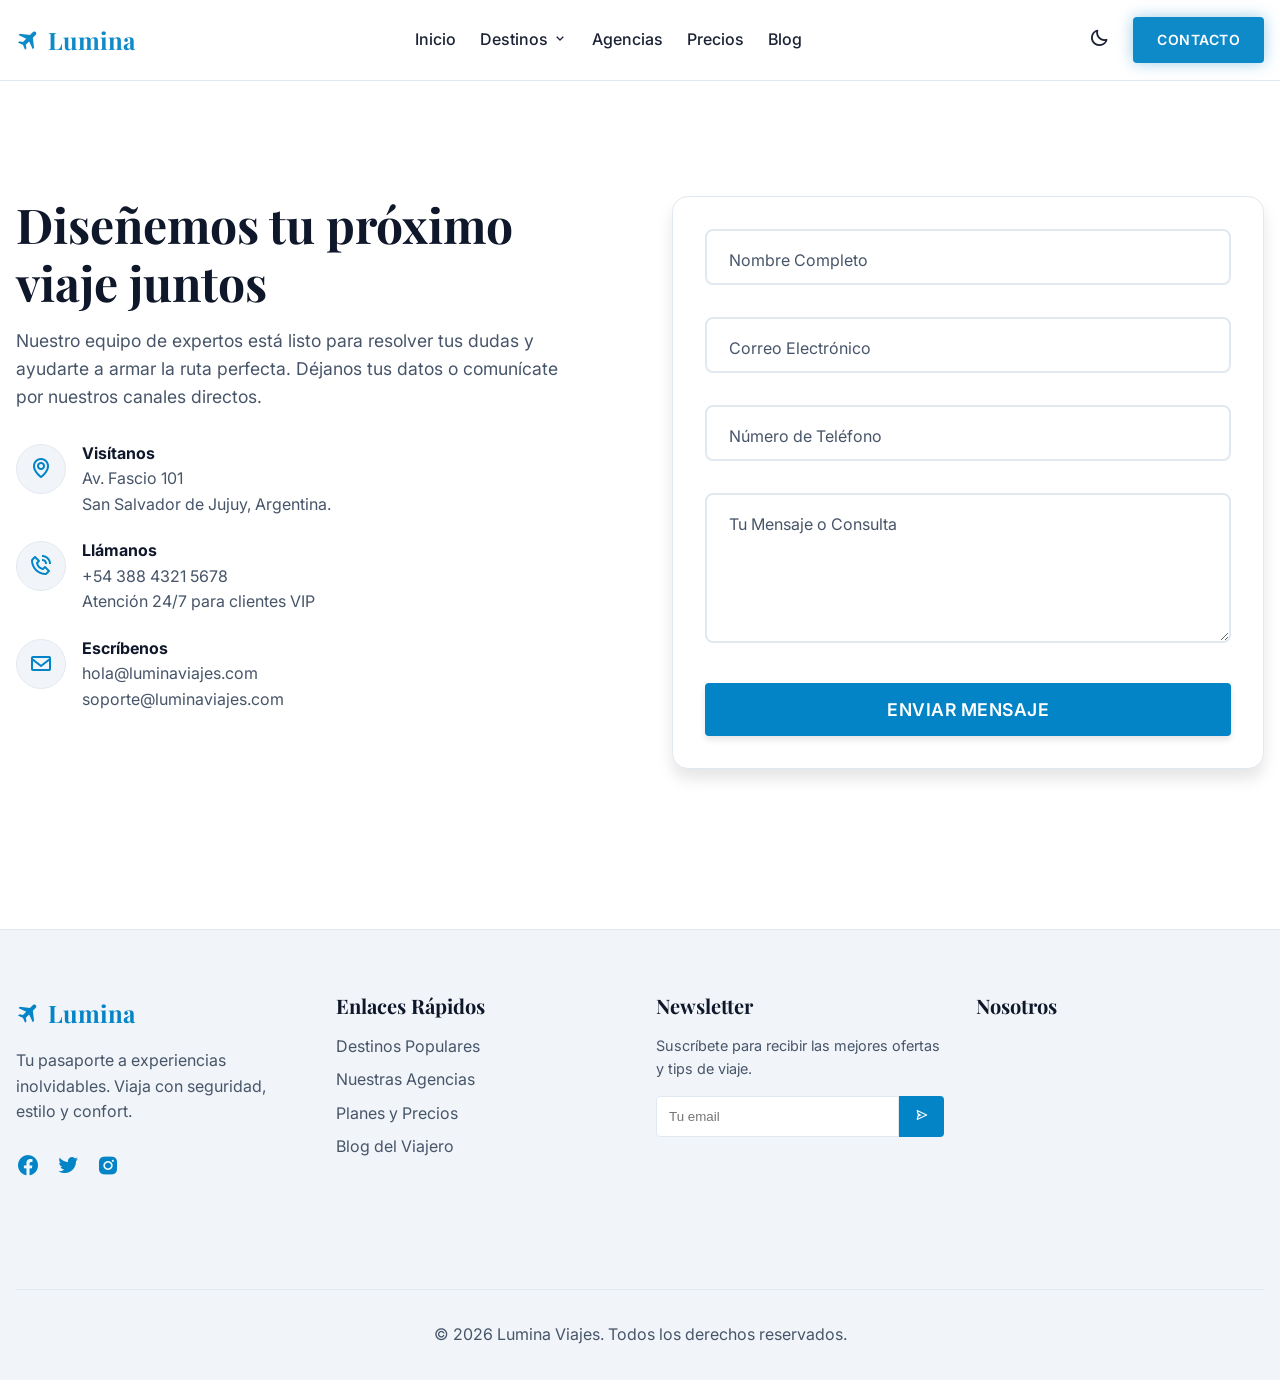
<file: pages/contacto.html>
<!DOCTYPE html>
<html lang="es">
<head>
  <meta charset="UTF-8">
  <meta name="viewport" content="width=device-width, initial-scale=1.0">
  <title>Contacto | Lumina Viajes</title>
  <meta name="description" content="Ponte en contacto con nuestros asesores de viaje.">
  
  <link rel="stylesheet" href="../css/variables.css">
  <link rel="stylesheet" href="../css/components.css">
  <link rel="stylesheet" href="../css/animations.css">
  <link rel="stylesheet" href="../css/styles.css">
  <link rel="stylesheet" href="../css/contacto.css">
  
  <link href='https://unpkg.com/boxicons@2.1.4/css/boxicons.min.css' rel='stylesheet'>
  <script>
    const savedTheme = localStorage.getItem('theme');
    const prefersDark = window.matchMedia('(prefers-color-scheme: dark)').matches;
    if (savedTheme === 'dark' || (!savedTheme && prefersDark)) {
      document.documentElement.setAttribute('data-theme', 'dark');
    }
  </script>
</head>
<body>

  <!-- Header -->
  <header class="main-header">
    <div class="container">
      <nav class="navbar">
        <a href="../index.html" class="logo">
          <i class='bx bxs-plane-alt'></i>
          Lumina
        </a>
        
        <ul class="nav-menu">
          <li class="nav-item"><a href="../index.html" class="nav-link">Inicio</a></li>
          
          <li class="nav-item">
            <a href="destinos.html" class="nav-link" tabindex="0">Destinos <i class='bx bx-chevron-down'></i></a>
            <!-- Mega Menú CSS Only -->
            <div class="mega-menu">
              <div class="mega-menu-section">
                <h4><i class='bx bx-map-alt'></i> Por Continente</h4>
                <ul class="mega-menu-list">
                  <li><a href="destinos.html">Europa Clásica</a></li>
                  <li><a href="destinos.html">América Latina</a></li>
                  <li><a href="destinos.html">Asia Mística</a></li>
                  <li><a href="destinos.html">África Salvaje</a></li>
                </ul>
              </div>
              <div class="mega-menu-section">
                <h4><i class='bx bx-star'></i> Populares</h4>
                <ul class="mega-menu-list">
                  <li><a href="#">París, Francia</a></li>
                  <li><a href="#">Kioto, Japón</a></li>
                  <li><a href="#">Cusco, Perú</a></li>
                  <li><a href="#">Santorini, Grecia</a></li>
                </ul>
              </div>
            </div>
          </li>
          
          <li class="nav-item"><a href="agencias.html" class="nav-link">Agencias</a></li>
          <li class="nav-item"><a href="precios.html" class="nav-link">Precios</a></li>
          <li class="nav-item"><a href="blog.html" class="nav-link">Blog</a></li>
        </ul>
        
        <div class="header-actions">
          <button id="themeToggle" class="theme-toggle" aria-label="Cambiar tema" data-tooltip="Modo Oscuro/Claro">
            <i class='bx bx-moon'></i>
          </button>
          <a href="contacto.html" class="btn btn-primary" style="box-shadow: 0 0 15px rgba(2, 132, 199, 0.4);">Contacto</a>
        </div>
      </nav>
    </div>
  </header>

  <!-- Content Section -->
  <main class="container" style="margin-top: 100px;">
    <section class="contact-section reveal">
      
      <!-- Contact Info -->
      <div class="contact-info">
        <h2>Diseñemos tu próximo viaje juntos</h2>
        <p>Nuestro equipo de expertos está listo para resolver tus dudas y ayudarte a armar la ruta perfecta. Déjanos tus datos o comunícate por nuestros canales directos.</p>
        
        <div class="contact-info-list">
          <div class="contact-item animate-fade-in animate-delay-1">
            <div class="contact-icon">
              <i class='bx bx-map'></i>
            </div>
            <div class="contact-text">
              <h4>Visítanos</h4>
              <p>Av. Fascio 101<br>San Salvador de Jujuy, Argentina.</p>
            </div>
          </div>
          
          <div class="contact-item animate-fade-in animate-delay-2">
            <div class="contact-icon">
              <i class='bx bx-phone-call'></i>
            </div>
            <div class="contact-text">
              <h4>Llámanos</h4>
              <p>+54 388 4321 5678<br>Atención 24/7 para clientes VIP</p>
            </div>
          </div>
          
          <div class="contact-item animate-fade-in animate-delay-3">
            <div class="contact-icon">
              <i class='bx bx-envelope'></i>
            </div>
            <div class="contact-text">
              <h4>Escríbenos</h4>
              <p>hola@luminaviajes.com<br>soporte@luminaviajes.com</p>
            </div>
          </div>
        </div>
      </div>
      
      <!-- Contact Form -->
      <div class="contact-form-card reveal">
        <!-- El uso de action="#modal-success" permite simular un Modal mediante CSS al enviar el formulario (native submit) -->
        <form action="#modal-success" method="GET">
          
          <div class="form-group">
            <!-- input field with placeholder empty trick -->
            <input type="text" id="name" class="form-control" placeholder=" " required pattern="[A-Za-zÁÉÍÓÚáéíóúÑñ\s]{3,50}">
            <label for="name" class="form-label">Nombre Completo</label>
            <i class='bx bx-check-circle status-icon icon-valid'></i>
            <i class='bx bx-error-circle status-icon icon-invalid'></i>
            <span class="error-msg">Por favor, ingresa un nombre válido (sin números).</span>
          </div>

          <div class="form-group">
            <input type="email" id="email" class="form-control" placeholder=" " required>
            <label for="email" class="form-label">Correo Electrónico</label>
            <i class='bx bx-check-circle status-icon icon-valid'></i>
            <i class='bx bx-error-circle status-icon icon-invalid'></i>
            <span class="error-msg">Debes ingresar un email válido (ej: nombre@dominio.com).</span>
          </div>

          <div class="form-group">
            <input type="tel" id="phone" class="form-control" placeholder=" " required pattern="[0-9]{8,15}">
            <label for="phone" class="form-label">Número de Teléfono</label>
            <i class='bx bx-check-circle status-icon icon-valid'></i>
            <i class='bx bx-error-circle status-icon icon-invalid'></i>
            <span class="error-msg">Ingresa un número telefónico válido (solo números).</span>
          </div>

          <div class="form-group">
            <textarea id="message" class="form-control" placeholder=" " required minlength="10"></textarea>
            <label for="message" class="form-label">Tu Mensaje o Consulta</label>
            <i class='bx bx-check-circle status-icon icon-valid'></i>
            <i class='bx bx-error-circle status-icon icon-invalid'></i>
            <span class="error-msg">Asegúrate de escribir un mensaje detallado (Mínimo 10 caracteres).</span>
          </div>

          <button type="submit" class="btn btn-primary btn-submit">
            <span class="btn-text">Enviar Mensaje</span>
            <div class="spinner"></div>
          </button>
        </form>
      </div>

    </section>
  </main>

  <!-- CSS-Only Success Modal -->
  <!-- Al enviar el form con success cambia el target de windows hacia #modal-success -->
  <div id="modal-success" class="modal-overlay">
    <div class="modal-content">
      <a href="#!" class="modal-close-btn" aria-label="Cerrar"><i class='bx bx-x'></i></a>
      <div class="modal-icon">
        <i class='bx bx-check'></i>
      </div>
      <h3>¡Mensaje Enviado!</h3>
      <p>Nos comunicaremos contigo a la brevedad. Tu aventura está a punto de comenzar.</p>
      <a href="#!" class="btn btn-primary" style="width: 100%;">De acuerdo</a>
    </div>
  </div>

  <!-- Footer -->
  <footer class="main-footer" style="margin-top: var(--spacing-16);">
    <div class="container">
      <div class="footer-grid">
        <div class="footer-col reveal">
          <div class="logo" style="margin-bottom: 1rem;">
            <i class='bx bxs-plane-alt'></i> Lumina
          </div>
          <p style="color: var(--color-text-muted); margin-bottom: 1.5rem;">Tu pasaporte a experiencias inolvidables. Viaja con seguridad, estilo y confort.</p>
          <div style="display: flex; gap: 1rem; font-size: 1.5rem; color: var(--color-primary);">
            <a href="#" aria-label="Facebook"><i class='bx bxl-facebook-circle'></i></a>
            <a href="#" aria-label="Twitter"><i class='bx bxl-twitter'></i></a>
            <a href="#" aria-label="Instagram"><i class='bx bxl-instagram-alt'></i></a>
          </div>
        </div>
        
        <div class="footer-col reveal animate-delay-1">
          <h3>Enlaces Rápidos</h3>
          <ul style="color: var(--color-text-muted); display: flex; flex-direction: column; gap: 0.5rem;">
            <li><a href="destinos.html">Destinos Populares</a></li>
            <li><a href="agencias.html">Nuestras Agencias</a></li>
            <li><a href="precios.html">Planes y Precios</a></li>
            <li><a href="blog.html">Blog del Viajero</a></li>
          </ul>
        </div>
        
        <div class="footer-col reveal animate-delay-2">
          <h3>Newsletter</h3>
          <p style="color: var(--color-text-muted); font-size: 0.9rem;">Suscríbete para recibir las mejores ofertas y tips de viaje.</p>
          <form class="newsletter-form" onsubmit="event.preventDefault();">
            <input type="email" placeholder="Tu email" required>
            <button type="submit" aria-label="Suscribirse"><i class='bx bx-send'></i></button>
          </form>
        </div>

        <div class="footer-col reveal animate-delay-3">
          <h3>Nosotros</h3>
          <div class="footer-map"
            style="margin-top: var(--spacing-4); border-radius: var(--radius-sm); overflow: hidden;">
            <iframe
              src="https://www.google.com/maps/embed?pb=!1m18!1m12!1m3!1d115814.12353347094!2d-65.37255282498263!3d-24.185203395914652!2m3!1f0!2f0!3f0!3m2!1i1024!2i768!4f13.1!3m3!1m2!1s0x941b0f4bc92042eb%3A0x63cdfb3fa3aa769a!2sSan%20Salvador%20de%20Jujuy%2C%20Jujuy!5e0!3m2!1ses-419!2sar!4v1700000000000!5m2!1ses-419!2sar"
              width="100%" height="200" style="border:0;" allowfullscreen="" loading="lazy"
              referrerpolicy="no-referrer-when-downgrade"></iframe>
          </div>
        </div>
      </div>
      
      <div class="footer-bottom">
        <p>&copy; 2026 Lumina Viajes. Todos los derechos reservados.</p>
      </div>
    </div>
  </footer>

  <script src="../js/main.js"></script>
</body>
</html>
</file>
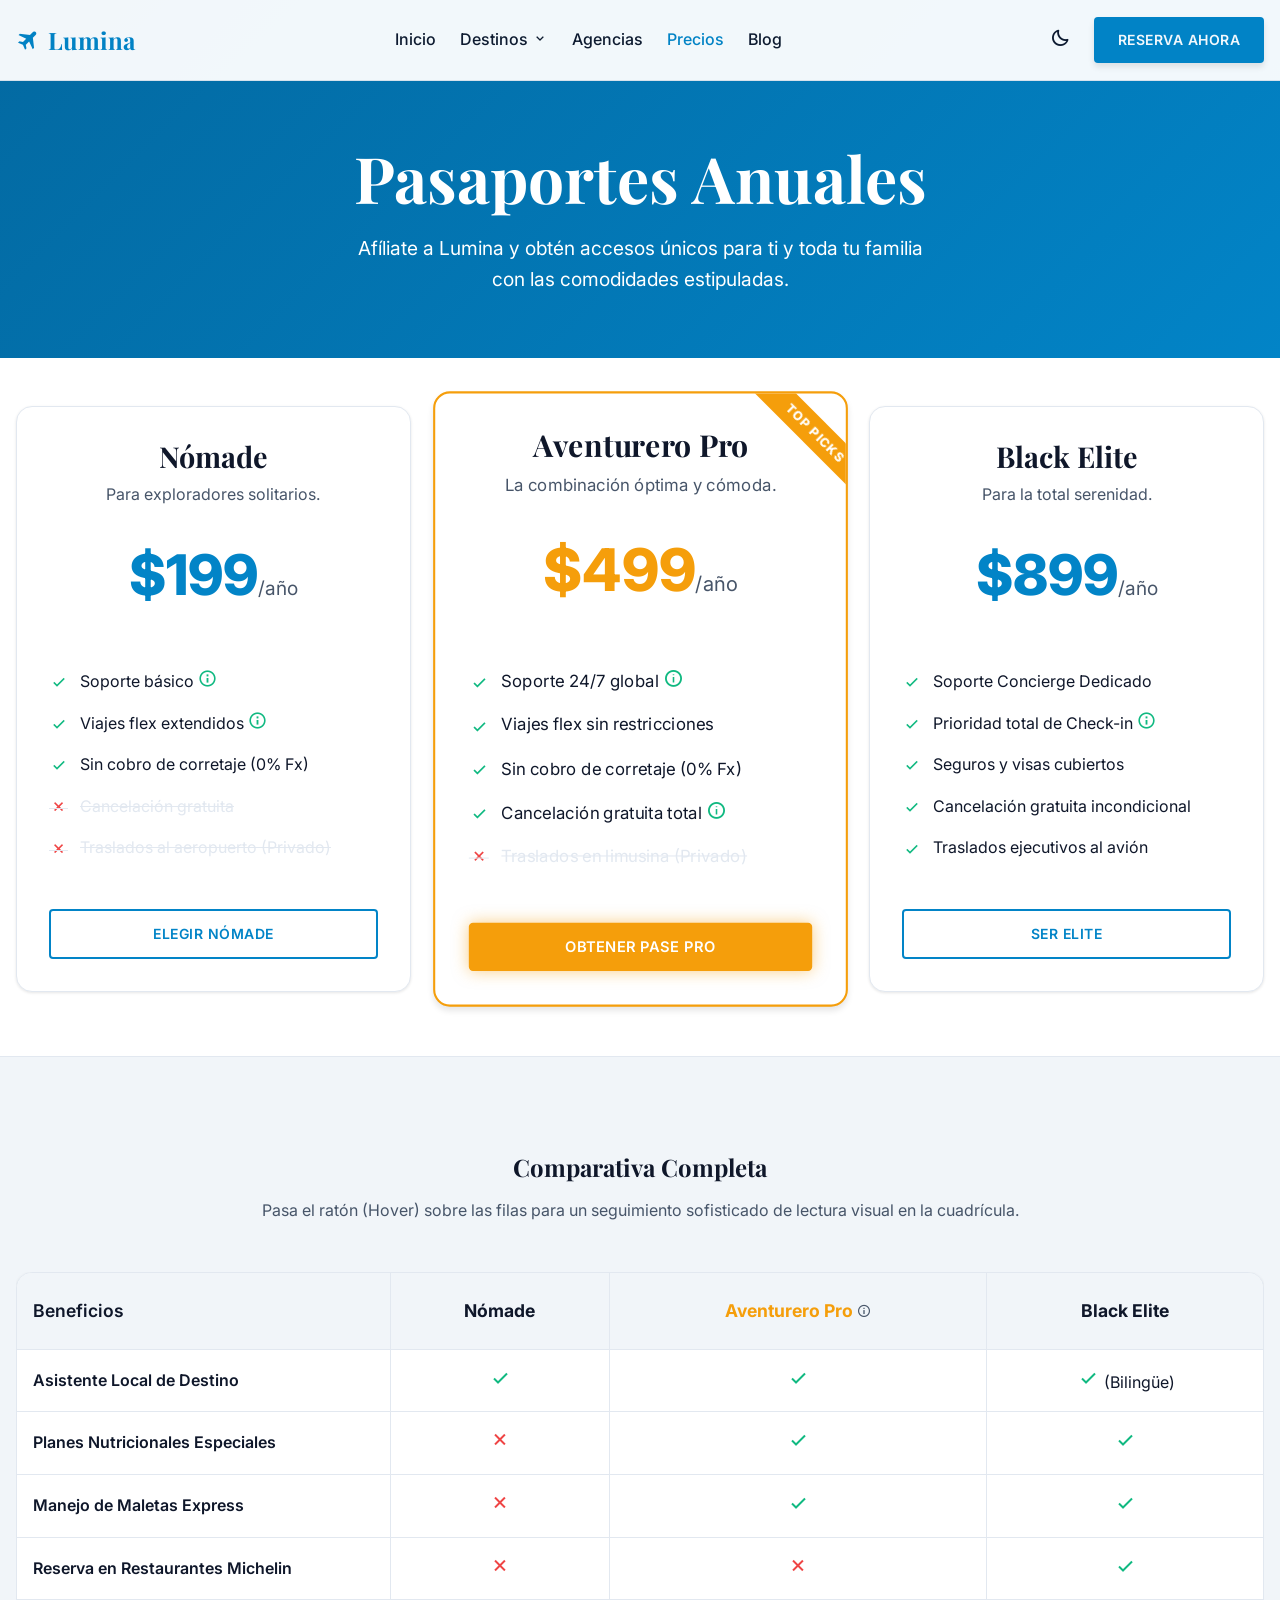
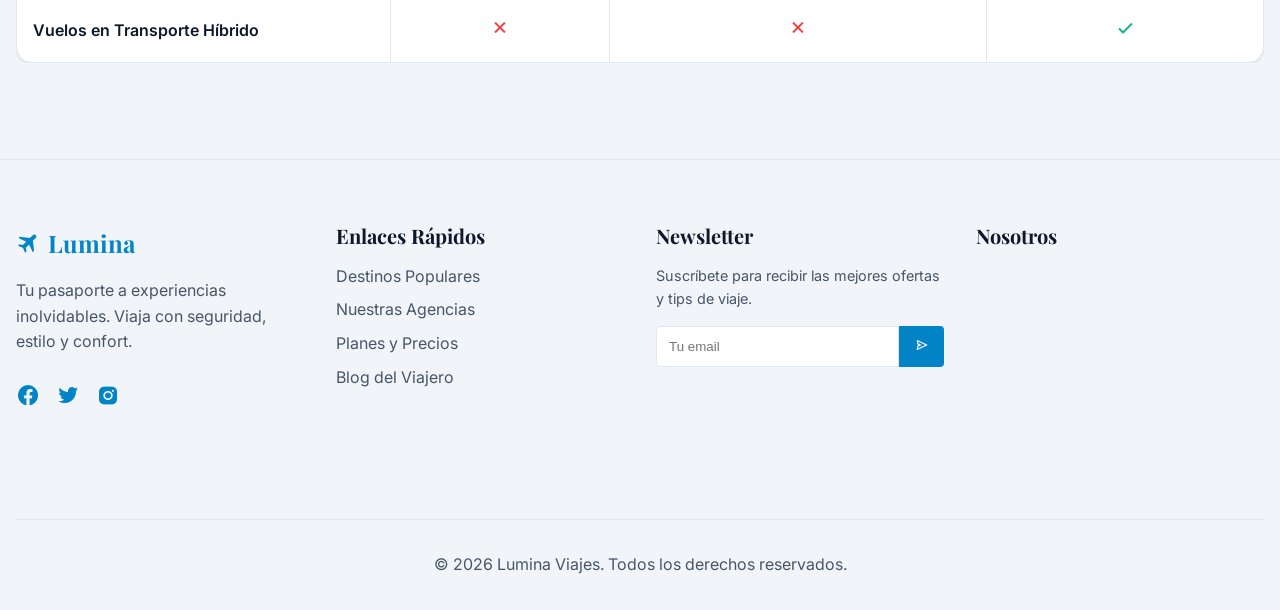
<file: pages/precios.html>
<!DOCTYPE html>
<html lang="es">
<head>
  <meta charset="UTF-8">
  <meta name="viewport" content="width=device-width, initial-scale=1.0">
  <title>Precios y Membresías | Lumina Viajes</title>
  <meta name="description" content="Encuentra el plan de viaje que mejor se adapta a ti. Opciones Basic, VIP y Corporate.">
  
  <link rel="stylesheet" href="../css/variables.css">
  <link rel="stylesheet" href="../css/components.css">
  <link rel="stylesheet" href="../css/animations.css">
  <link rel="stylesheet" href="../css/styles.css">
  <link rel="stylesheet" href="../css/precios.css">
  
  <link href='https://unpkg.com/boxicons@2.1.4/css/boxicons.min.css' rel='stylesheet'>
  <script>
    const savedTheme = localStorage.getItem('theme');
    const prefersDark = window.matchMedia('(prefers-color-scheme: dark)').matches;
    if (savedTheme === 'dark' || (!savedTheme && prefersDark)) {
      document.documentElement.setAttribute('data-theme', 'dark');
    }
  </script>
</head>
<body>

  <!-- Header -->
  <header class="main-header">
    <div class="container">
      <nav class="navbar">
        <a href="../index.html" class="logo">
          <i class='bx bxs-plane-alt'></i>
          Lumina
        </a>
        
        <ul class="nav-menu">
          <li class="nav-item"><a href="../index.html" class="nav-link">Inicio</a></li>
          
          <li class="nav-item">
            <a href="destinos.html" class="nav-link" tabindex="0">Destinos <i class='bx bx-chevron-down'></i></a>
            <!-- Mega Menú CSS Only -->
            <div class="mega-menu">
              <div class="mega-menu-section">
                <h4><i class='bx bx-map-alt'></i> Por Continente</h4>
                <ul class="mega-menu-list">
                  <li><a href="destinos.html">Europa Clásica</a></li>
                  <li><a href="destinos.html">América Latina</a></li>
                  <li><a href="destinos.html">Asia Mística</a></li>
                  <li><a href="destinos.html">África Salvaje</a></li>
                </ul>
              </div>
              <div class="mega-menu-section">
                <h4><i class='bx bx-star'></i> Populares</h4>
                <ul class="mega-menu-list">
                  <li><a href="#">París, Francia</a></li>
                  <li><a href="#">Kioto, Japón</a></li>
                  <li><a href="#">Cusco, Perú</a></li>
                  <li><a href="#">Santorini, Grecia</a></li>
                </ul>
              </div>
            </div>
          </li>
          
          <li class="nav-item"><a href="agencias.html" class="nav-link">Agencias</a></li>
          <li class="nav-item"><a href="precios.html" class="nav-link" style="color: var(--color-primary);">Precios</a></li>
          <li class="nav-item"><a href="blog.html" class="nav-link">Blog</a></li>
        </ul>
        
        <div class="header-actions">
          <button id="themeToggle" class="theme-toggle" aria-label="Cambiar tema" data-tooltip="Modo Oscuro/Claro">
            <i class='bx bx-moon'></i>
          </button>
          <a href="contacto.html" class="btn btn-primary">Reserva Ahora</a>
        </div>
      </nav>
    </div>
  </header>

  <!-- Page Hero -->
  <section class="precios-hero">
    <div class="container relative z-10">
      <h1 class="page-title animate-fade-in">Pasaportes Anuales</h1>
      <p class="page-subtitle animate-fade-in animate-delay-1">Afíliate a Lumina y obtén accesos únicos para ti y toda tu familia con las comodidades estipuladas.</p>
    </div>
  </section>

  <!-- Pricing Cards Section -->
  <main class="container" style="padding-bottom: var(--spacing-16);">
    <div class="pricing-grid">
      
      <!-- Card Basic -->
      <article class="pricing-card reveal">
        <div class="pricing-header">
          <h3>Nómade</h3>
          <p>Para exploradores solitarios.</p>
        </div>
        <div class="price">
          $199<span>/año</span>
        </div>
        <ul class="pricing-features">
          <!-- Tooltip Inyectado Vía Pseudo-Elemento -->
          <li><i class='bx bx-check'></i> <span data-tooltip="Agentes disponibles de lunes a viernes">Soporte básico <i class='bx bx-info-circle info-icon'></i></span></li>
          <li><i class='bx bx-check'></i> <span data-tooltip="Excluye feriados internacionales">Viajes flex extendidos <i class='bx bx-info-circle info-icon'></i></span></li>
          <li><i class='bx bx-check'></i> Sin cobro de corretaje (0% Fx)</li>
          <li class="disabled"><i class='bx bx-x'></i> Cancelación gratuita</li>
          <li class="disabled"><i class='bx bx-x'></i> Traslados al aeropuerto (Privado)</li>
        </ul>
        <a href="contacto.html" class="btn btn-outline" style="width: 100%;">Elegir Nómade</a>
      </article>

      <!-- Card Premium (Popular) -->
      <article class="pricing-card popular reveal animate-delay-1">
        <div class="popular-badge">Top Picks</div>
        <div class="pricing-header">
          <h3>Aventurero Pro</h3>
          <p>La combinación óptima y cómoda.</p>
        </div>
        <div class="price">
          $499<span>/año</span>
        </div>
        <ul class="pricing-features">
          <li><i class='bx bx-check'></i> <span data-tooltip="Mesa de ayuda internacional 24 horas">Soporte 24/7 global <i class='bx bx-info-circle info-icon'></i></span></li>
          <li><i class='bx bx-check'></i> Viajes flex sin restricciones</li>
          <li><i class='bx bx-check'></i> Sin cobro de corretaje (0% Fx)</li>
          <li><i class='bx bx-check'></i> <span data-tooltip="Reembolso de 100% de capital por anulación a 48Hs">Cancelación gratuita total <i class='bx bx-info-circle info-icon'></i></span></li>
          <li class="disabled"><i class='bx bx-x'></i> Traslados en limusina (Privado)</li>
        </ul>
        <a href="contacto.html" class="btn btn-accent" style="width: 100%;">Obtener Pase Pro</a>
      </article>

      <!-- Card Corporate -->
      <article class="pricing-card reveal animate-delay-2">
        <div class="pricing-header">
          <h3>Black Elite</h3>
          <p>Para la total serenidad.</p>
        </div>
        <div class="price">
          $899<span>/año</span>
        </div>
        <ul class="pricing-features">
          <li><i class='bx bx-check'></i> Soporte Concierge Dedicado</li>
          <li><i class='bx bx-check'></i> <span data-tooltip="Prioridad alta en asientos y suite presindencial">Prioridad total de Check-in <i class='bx bx-info-circle info-icon'></i></span></li>
          <li><i class='bx bx-check'></i> Seguros y visas cubiertos</li>
          <li><i class='bx bx-check'></i> Cancelación gratuita incondicional</li>
          <li><i class='bx bx-check'></i> Traslados ejecutivos al avión</li>
        </ul>
        <a href="contacto.html" class="btn btn-outline" style="width: 100%;">Ser Elite</a>
      </article>

    </div>
  </main>

  <!-- Detailed Feature Table -->
  <section class="comparativa-section">
    <div class="container reveal">
      <div class="section-header" style="text-align: center; margin-bottom: var(--spacing-8);">
        <h2 class="section-title">Comparativa Completa</h2>
        <p style="margin-top: 1rem; color: var(--color-text-muted);">Pasa el ratón (Hover) sobre las filas para un seguimiento sofisticado de lectura visual en la cuadrícula.</p>
      </div>

      <div class="comparativa-wrapper">
        <table class="tabla-comparativa">
          <thead>
            <tr>
              <th class="celda-texto">Beneficios</th>
              <th>Nómade</th>
              <!-- Aplicamos tooltip en el header también para mayor contexto -->
              <th style="color: var(--color-accent);"><span data-tooltip="El Más Adquirido">Aventurero Pro <i class='bx bx-info-circle info-icon' style="font-size: 0.9rem;"></i></span></th>
              <th>Black Elite</th>
            </tr>
          </thead>
          <tbody>
            <tr>
              <td class="celda-texto">Asistente Local de Destino</td>
              <td><i class='bx bx-check check-icon'></i></td>
              <td><i class='bx bx-check check-icon'></i></td>
              <td><i class='bx bx-check check-icon'></i> (Bilingüe)</td>
            </tr>
            <tr>
              <td class="celda-texto">Planes Nutricionales Especiales</td>
              <td><i class='bx bx-x cross-icon'></i></td>
              <td><i class='bx bx-check check-icon'></i></td>
              <td><i class='bx bx-check check-icon'></i></td>
            </tr>
            <tr>
              <td class="celda-texto">Manejo de Maletas Express</td>
              <td><i class='bx bx-x cross-icon'></i></td>
              <td><i class='bx bx-check check-icon'></i></td>
              <td><i class='bx bx-check check-icon'></i></td>
            </tr>
            <tr>
              <td class="celda-texto">Reserva en Restaurantes Michelin</td>
              <td><i class='bx bx-x cross-icon'></i></td>
              <td><i class='bx bx-x cross-icon'></i></td>
              <td><i class='bx bx-check check-icon'></i></td>
            </tr>
            <tr>
              <td class="celda-texto">Vuelos en Transporte Híbrido</td>
              <td><i class='bx bx-x cross-icon'></i></td>
              <td><i class='bx bx-x cross-icon'></i></td>
              <td><i class='bx bx-check check-icon'></i></td>
            </tr>
          </tbody>
        </table>
      </div>
    </div>
  </section>

  <!-- Footer -->
  <footer class="main-footer">
    <div class="container">
      <div class="footer-grid">
        <div class="footer-col reveal">
          <div class="logo" style="margin-bottom: 1rem;">
            <i class='bx bxs-plane-alt'></i> Lumina
          </div>
          <p style="color: var(--color-text-muted); margin-bottom: 1.5rem;">Tu pasaporte a experiencias inolvidables. Viaja con seguridad, estilo y confort.</p>
          <div style="display: flex; gap: 1rem; font-size: 1.5rem; color: var(--color-primary);">
            <a href="#" aria-label="Facebook"><i class='bx bxl-facebook-circle'></i></a>
            <a href="#" aria-label="Twitter"><i class='bx bxl-twitter'></i></a>
            <a href="#" aria-label="Instagram"><i class='bx bxl-instagram-alt'></i></a>
          </div>
        </div>
        
        <div class="footer-col reveal animate-delay-1">
          <h3>Enlaces Rápidos</h3>
          <ul style="color: var(--color-text-muted); display: flex; flex-direction: column; gap: 0.5rem;">
            <li><a href="destinos.html">Destinos Populares</a></li>
            <li><a href="agencias.html">Nuestras Agencias</a></li>
            <li><a href="precios.html">Planes y Precios</a></li>
            <li><a href="blog.html">Blog del Viajero</a></li>
          </ul>
        </div>
        
        <div class="footer-col reveal animate-delay-2">
          <h3>Newsletter</h3>
          <p style="color: var(--color-text-muted); font-size: 0.9rem;">Suscríbete para recibir las mejores ofertas y tips de viaje.</p>
          <form class="newsletter-form" onsubmit="event.preventDefault();">
            <input type="email" placeholder="Tu email" required>
            <button type="submit" aria-label="Suscribirse"><i class='bx bx-send'></i></button>
          </form>
        </div>

        <div class="footer-col reveal animate-delay-3">
          <h3>Nosotros</h3>
          <div class="footer-map"
            style="margin-top: var(--spacing-4); border-radius: var(--radius-sm); overflow: hidden;">
            <iframe
              src="https://www.google.com/maps/embed?pb=!1m18!1m12!1m3!1d115814.12353347094!2d-65.37255282498263!3d-24.185203395914652!2m3!1f0!2f0!3f0!3m2!1i1024!2i768!4f13.1!3m3!1m2!1s0x941b0f4bc92042eb%3A0x63cdfb3fa3aa769a!2sSan%20Salvador%20de%20Jujuy%2C%20Jujuy!5e0!3m2!1ses-419!2sar!4v1700000000000!5m2!1ses-419!2sar"
              width="100%" height="200" style="border:0;" allowfullscreen="" loading="lazy"
              referrerpolicy="no-referrer-when-downgrade"></iframe>
          </div>
        </div>
      </div>
      
      <div class="footer-bottom">
        <p>&copy; 2026 Lumina Viajes. Todos los derechos reservados.</p>
      </div>
    </div>
  </footer>

  <script src="../js/main.js"></script>
</body>
</html>
</file>
<file: css/variables.css>
/* css/variables.css */
@import url('https://fonts.googleapis.com/css2?family=Inter:wght@300;400;500;600;700&family=Playfair+Display:ital,wght@0,400;0,600;0,700;1,400&display=swap');

:root {
  /* Typography */
  --font-sans: 'Inter', system-ui, sans-serif;
  --font-serif: 'Playfair Display', serif;
  
  /* Light Mode Colors */
  --color-primary: #0284c7;
  --color-primary-dark: #0369a1;
  --color-accent: #f59e0b;
  --color-accent-hover: #d97706;
  
  --color-bg: #ffffff;
  --color-bg-alt: #f1f5f9;
  --color-text: #0f172a;
  --color-text-muted: #475569;
  --color-border: #e2e8f0;

  --color-overlay: rgba(15, 23, 42, 0.7);
  
  /* Shadows simplificadas */
  --shadow-sm: 0 1px 3px rgba(0,0,0,0.1);
  --shadow-md: 0 4px 6px rgba(0,0,0,0.1);
  --shadow-lg: 0 10px 15px rgba(0,0,0,0.1);
  --shadow-glow: 0 0 15px rgba(245, 158, 11, 0.5);
  
  /* Transitions */
  --transition-fast: 0.2s ease;
  --transition-normal: 0.3s ease;
  --transition-slow: 0.5s ease;

  /* Spacing */
  --spacing-1: 0.25rem;
  --spacing-2: 0.5rem;
  --spacing-3: 0.75rem;
  --spacing-4: 1rem;
  --spacing-6: 1.5rem;
  --spacing-8: 2rem;
  --spacing-12: 3rem;
  --spacing-16: 4rem;
  --spacing-24: 6rem;
  
  /* Border Radius */
  --radius-sm: 0.25rem;
  --radius-md: 0.5rem;
  --radius-lg: 1rem;
  --radius-full: 9999px;
}

[data-theme="dark"] {
  --color-primary: #38bdf8;
  --color-primary-dark: #0284c7;
  --color-accent: #fbbf24;
  --color-accent-hover: #f59e0b;
  
  --color-bg: #0f172a;
  --color-bg-alt: #1e293b;
  --color-text: #f8fafc;
  --color-text-muted: #94a3b8;
  --color-border: #334155;

  --color-overlay: rgba(0, 0, 0, 0.8);
  
  --shadow-sm: 0 1px 3px rgba(0,0,0,0.5);
  --shadow-md: 0 4px 6px rgba(0,0,0,0.5);
  --shadow-lg: 0 10px 15px rgba(0,0,0,0.5);
}
</file>
<file: css/components.css>
/* css/components.css */

/* Buttons */
.btn {
  display: inline-flex;
  align-items: center;
  justify-content: center;
  padding: var(--spacing-3) var(--spacing-6);
  font-weight: 600;
  border-radius: var(--radius-sm);
  cursor: pointer;
  transition: all var(--transition-normal);
  border: none;
  font-family: var(--font-sans);
  text-transform: uppercase;
  letter-spacing: 0.5px;
  font-size: 0.875rem;
}

.btn-primary {
  background-color: var(--color-primary);
  color: white;
  box-shadow: var(--shadow-md);
}

.btn-primary:hover {
  background-color: var(--color-primary-dark);
  transform: translateY(-2px);
  box-shadow: var(--shadow-lg);
}

.btn-accent {
  background-color: var(--color-accent);
  color: #fff;
  box-shadow: var(--shadow-glow);
}

.btn-accent:hover {
  background-color: var(--color-accent-hover);
  transform: translateY(-2px);
  box-shadow: var(--shadow-lg);
}

.btn-outline {
  background-color: transparent;
  color: var(--color-primary);
  border: 2px solid var(--color-primary);
}

.btn-outline:hover {
  background-color: var(--color-primary);
  color: white;
}

/* Cards */
.card {
  background-color: var(--color-bg);
  border-radius: var(--radius-md);
  overflow: hidden;
  box-shadow: var(--shadow-md);
  transition: transform var(--transition-normal), box-shadow var(--transition-normal);
  border: 1px solid var(--color-border);
}

.card:hover {
  transform: translateY(-5px);
  box-shadow: var(--shadow-lg);
  z-index: 2;
  position: relative;
}

.card-image-wrapper {
  position: relative;
  overflow: hidden;
  aspect-ratio: 4/3;
  width: 100%;
}

.card-img {
  width: 100%;
  height: 100%;
  object-fit: cover;
  transition: transform var(--transition-slow);
}

.card:hover .card-img {
  transform: scale(1.1);
}

.card-overlay {
  position: absolute;
  inset: 0;
  background: linear-gradient(to top, rgba(0, 0, 0, 0.8), transparent);
  opacity: 0;
  transition: opacity var(--transition-normal);
  display: flex;
  align-items: flex-end;
  padding: var(--spacing-4);
}

.card:hover .card-overlay {
  opacity: 1;
}

.card-content {
  padding: var(--spacing-4);
}

/* Tooltips */
[data-tooltip] {
  position: relative;
  cursor: help;
}

[data-tooltip]::before,
[data-tooltip]::after {
  position: absolute;
  opacity: 0;
  visibility: hidden;
  transition: all var(--transition-fast);
  pointer-events: none;
  z-index: 10;
}

[data-tooltip]::before {
  content: '';
  border: 6px solid transparent;
  border-bottom-color: var(--color-text);
  bottom: -12px;
  top: auto;
  left: 50%;
  transform: translateX(-50%);
}

[data-tooltip]::after {
  content: attr(data-tooltip);
  background-color: var(--color-text);
  color: var(--color-bg);
  font-size: 0.75rem;
  padding: var(--spacing-1) var(--spacing-2);
  border-radius: var(--radius-sm);
  top: 100%;
  bottom: auto;
  left: 50%;
  transform: translateX(-50%) translateY(12px);
  white-space: nowrap;
}

[data-tooltip]:hover::before,
[data-tooltip]:hover::after {
  opacity: 1;
  visibility: visible;
}
</file>
<file: css/animations.css>
/* css/animations.css */
@keyframes fadeIn {
  from { opacity: 0; transform: translateY(20px); }
  to { opacity: 1; transform: translateY(0); }
}

@keyframes spin {
  from { transform: rotate(0deg); }
  to { transform: rotate(360deg); }
}

@keyframes pulse {
  0% { transform: scale(1); box-shadow: 0 0 0 0 rgba(245, 158, 11, 0.7); }
  70% { transform: scale(1.05); box-shadow: 0 0 0 10px rgba(245, 158, 11, 0); }
  100% { transform: scale(1); box-shadow: 0 0 0 0 rgba(245, 158, 11, 0); }
}

@keyframes pulseEffect {
  0% { transform: scale(1); }
  50% { transform: scale(1.1); color: var(--color-accent); }
  100% { transform: scale(1); }
}

@keyframes float {
  0% { transform: translateY(0px); }
  50% { transform: translateY(-10px); }
  100% { transform: translateY(0px); }
}

.animate-fade-in {
  animation: fadeIn 0.8s ease-out both;
}

.animate-delay-1 { animation-delay: 0.2s; }
.animate-delay-2 { animation-delay: 0.4s; }
.animate-delay-3 { animation-delay: 0.6s; }

/* Scroll Reveal classes */
.reveal {
  opacity: 0;
  transform: translateY(30px);
  transition: all 0.8s ease-out;
}

.reveal.active {
  opacity: 1;
  transform: translateY(0);
}
</file>
<file: css/styles.css>
/* css/styles.css */
@import url('variables.css');
@import url('components.css');
@import url('animations.css');

*,
*::before,
*::after {
  box-sizing: border-box;
  margin: 0;
  padding: 0;
}

html {
  font-size: 16px;
  scroll-behavior: smooth;
}

body {
  font-family: var(--font-sans);
  background-color: var(--color-bg);
  color: var(--color-text);
  line-height: 1.6;
  transition: background-color var(--transition-normal), color var(--transition-normal);
  overflow-x: hidden;
}

h1,
h2,
h3,
h4,
h5,
h6 {
  font-family: var(--font-serif);
  line-height: 1.2;
  font-weight: 700;
  margin-bottom: var(--spacing-4);
}

a {
  text-decoration: none;
  color: inherit;
  transition: color var(--transition-fast);
}

img,
video {
  max-width: 100%;
  height: auto;
  display: block;
}

ul {
  list-style: none;
}

/* Global Layout */
.container {
  width: 100%;
  max-width: 1280px;
  margin: 0 auto;
  padding: 0 var(--spacing-4);
}

.section {
  padding: var(--spacing-16) 0;
  background-color: var(--color-bg);
  position: relative;
  z-index: 1;
  scroll-margin-top: 80px;
}

/* Header & Navbar */
.main-header {
  position: fixed;
  top: 0;
  width: 100%;
  z-index: 1000;
  background-color: var(--color-bg);
  opacity: 0.95;
  border-bottom: 1px solid var(--color-border);
  transition: all var(--transition-normal);
}

.navbar {
  display: flex;
  justify-content: space-between;
  align-items: center;
  height: 80px;
}

.logo {
  font-family: var(--font-serif);
  font-size: 1.5rem;
  font-weight: 700;
  color: var(--color-primary);
  display: flex;
  align-items: center;
  gap: var(--spacing-2);
}

.nav-menu {
  display: flex;
  gap: var(--spacing-6);
  height: 100%;
  align-items: center;
}

.nav-item {
  position: relative;
  height: 100%;
  display: flex;
  align-items: center;
}

.nav-link {
  font-weight: 500;
  color: var(--color-text);
  padding: var(--spacing-2) 0;
  position: relative;
}

.nav-link::after {
  content: '';
  position: absolute;
  bottom: 0;
  left: 0;
  width: 0;
  height: 2px;
  background-color: var(--color-primary);
  transition: width var(--transition-normal);
}

.nav-link:hover::after,
.nav-link:focus::after {
  width: 100%;
}

.nav-link:hover {
  color: var(--color-primary);
}

/* Mega Menu Hover usando Flex clasico */
/* Este menu esta escondido e invisible, y solo se muestra usando el selector :hover al poner el ratón arriba del boton "Destinos" en CSS */
.mega-menu {
  position: absolute;
  top: 100%;
  left: 50%;
  transform: translateX(-50%) translateY(20px);
  width: 600px;
  background-color: var(--color-bg);
  box-shadow: var(--shadow-lg);
  border-radius: var(--radius-md);
  padding: var(--spacing-6);
  display: flex;
  justify-content: space-around;
  /* usamos flex clasico */
  opacity: 0;
  visibility: hidden;
  transition: all var(--transition-normal);
  pointer-events: none;
  border: 1px solid var(--color-border);
}

.nav-item:hover .mega-menu,
.nav-item:focus-within .mega-menu {
  opacity: 1;
  visibility: visible;
  transform: translateX(-50%) translateY(0);
  pointer-events: auto;
}

.mega-menu-section h4 {
  font-size: 1.1rem;
  color: var(--color-primary);
  margin-bottom: var(--spacing-4);
  border-bottom: 1px solid var(--color-border);
  padding-bottom: var(--spacing-2);
}

.mega-menu-list li {
  margin-bottom: var(--spacing-2);
}

.mega-menu-list a {
  display: block;
  padding: var(--spacing-1);
  color: var(--color-text-muted);
  transition: all var(--transition-fast);
}

.mega-menu-list a:hover {
  color: var(--color-accent);
  padding-left: var(--spacing-2);
}

/* Header Actions */
.header-actions {
  display: flex;
  align-items: center;
  gap: var(--spacing-4);
}

.theme-toggle {
  background: none;
  border: none;
  color: var(--color-text);
  cursor: pointer;
  font-size: 1.25rem;
  padding: var(--spacing-2);
  border-radius: var(--radius-full);
  transition: background-color var(--transition-fast);
}

.theme-toggle:hover {
  background-color: var(--color-bg-alt);
}

/* Footer con Flexbox */
.main-footer {
  background-color: var(--color-bg-alt);
  padding: var(--spacing-16) 0 var(--spacing-8);
  border-top: 1px solid var(--color-border);
}

.footer-grid {
  display: flex;
  flex-wrap: wrap;
  /* Colapsa hacia abajo responsivamente */
  gap: var(--spacing-8);
  justify-content: space-between;
  margin-bottom: var(--spacing-12);
}

.footer-col {
  flex: 1;
  min-width: 250px;
  /* Al achicar pantalla colapsan porque ocupan minimo 250px */
}

.footer-col h3 {
  font-size: 1.25rem;
  margin-bottom: var(--spacing-4);
}

.newsletter-form {
  display: flex;
  margin-top: var(--spacing-4);
}

.newsletter-form input {
  flex: 1;
  padding: var(--spacing-3);
  border: 1px solid var(--color-border);
  border-radius: var(--radius-sm) 0 0 var(--radius-sm);
  background: var(--color-bg);
  color: var(--color-text);
}

.newsletter-form button {
  padding: var(--spacing-3) var(--spacing-4);
  background-color: var(--color-primary);
  color: white;
  border: none;
  border-radius: 0 var(--radius-sm) var(--radius-sm) 0;
  cursor: pointer;
  transition: background-color var(--transition-fast);
}

.newsletter-form button:hover {
  background-color: var(--color-primary-dark);
}

.footer-bottom {
  text-align: center;
  padding-top: var(--spacing-8);
  border-top: 1px solid var(--color-border);
  color: var(--color-text-muted);
}
</file>
<file: css/contacto.css>
/* css/contacto.css */

.contact-section {
  padding: var(--spacing-24) 0;
  display: grid;
  grid-template-columns: 1fr 1fr;
  gap: var(--spacing-16);
  align-items: start;
}

@media (max-width: 900px) {
  .contact-section {
    grid-template-columns: 1fr;
  }
}

/* Contact Info Styles */
.contact-info {
  padding-right: var(--spacing-8);
}

.contact-info h2 {
  font-size: clamp(2rem, 4vw, 3rem);
  margin-bottom: var(--spacing-4);
}

.contact-info>p {
  color: var(--color-text-muted);
  font-size: 1.1rem;
  margin-bottom: var(--spacing-8);
}

.contact-info-list {
  display: flex;
  flex-direction: column;
  gap: var(--spacing-6);
}

.contact-item {
  display: flex;
  align-items: flex-start;
  gap: var(--spacing-4);
}

.contact-icon {
  width: 50px;
  height: 50px;
  background-color: var(--color-bg-alt);
  color: var(--color-primary);
  border-radius: var(--radius-full);
  display: flex;
  align-items: center;
  justify-content: center;
  font-size: 1.5rem;
  flex-shrink: 0;
  border: 1px solid var(--color-border);
  transition: all var(--transition-fast);
}

.contact-item:hover .contact-icon {
  background-color: var(--color-primary);
  color: white;
  transform: scale(1.1);
  box-shadow: var(--shadow-md);
}

.contact-text h4 {
  margin-bottom: 0.2rem;
  font-family: var(--font-sans);
}

.contact-text p {
  color: var(--color-text-muted);
}

/* Form Styles */
.contact-form-card {
  background-color: var(--color-bg);
  padding: var(--spacing-8);
  border-radius: var(--radius-lg);
  box-shadow: var(--shadow-lg);
  border: 1px solid var(--color-border);
}

.form-group {
  margin-bottom: var(--spacing-6);
  position: relative;
}

.form-control {
  width: 100%;
  padding: var(--spacing-4) var(--spacing-4) var(--spacing-4);
  border: 2px solid var(--color-border);
  border-radius: var(--radius-md);
  background-color: var(--color-bg);
  color: var(--color-text);
  font-family: inherit;
  font-size: 1rem;
  transition: all var(--transition-fast);
  outline: none;
}

textarea.form-control {
  resize: vertical;
  min-height: 150px;
}

/* Esconder el placeholder real para usar el label flotante */
.form-control::placeholder {
  color: transparent;
}

.form-label {
  position: absolute;
  top: 50%;
  left: 1rem;
  transform: translateY(-50%);
  color: var(--color-text-muted);
  transition: all var(--transition-fast);
  pointer-events: none;
  background-color: var(--color-bg);
  padding: 0 0.5rem;
}

textarea.form-control~.form-label {
  top: 2rem;
}

/* Activo si tiene foco O si no muestra el placeholder (es decir, tiene texto) */
.form-control:focus~.form-label,
.form-control:not(:placeholder-shown)~.form-label {
  top: 0;
  left: 0.8rem;
  font-size: 0.85rem;
  color: var(--color-primary);
  border-radius: var(--radius-sm);
  font-weight: 600;
  transform: translateY(-50%);
}

.form-control:focus {
  border-color: var(--color-primary);
  box-shadow: 0 0 0 4px rgba(2, 132, 199, 0.1);
}

/* Validation Styles */
/* Verde para :valid cuando ya se ha ingresado texto */
.form-control:not(:placeholder-shown):valid {
  border-color: #10b981;
}

/* Rojo para :invalid cuando ya se ha ingresado texto */
.form-control:not(:placeholder-shown):invalid {
  border-color: #ef4444;
}

/* Status Icons styling */
.status-icon {
  position: absolute;
  right: 1rem;
  top: 50%;
  transform: translateY(-50%);
  pointer-events: none;
  opacity: 0;
  transition: opacity var(--transition-fast);
  font-size: 1.2rem;
}

textarea.form-control~.status-icon {
  top: 2rem;
}

.icon-valid {
  color: #10b981;
}

.icon-invalid {
  color: #ef4444;
}

.form-control:not(:placeholder-shown):valid~.icon-valid {
  opacity: 1;
}

.form-control:not(:placeholder-shown):invalid~.icon-invalid {
  opacity: 1;
}

/* Texto de error dinamico que se activa solo cuando hay un error */
.error-msg {
  display: block;
  font-size: 0.8rem;
  color: #ef4444;
  margin-top: 0.5rem;
  opacity: 0;
  max-height: 0;
  overflow: hidden;
  transition: all var(--transition-normal);
}

.form-control:not(:placeholder-shown):invalid~.error-msg {
  opacity: 1;
  max-height: 20px;
}

/* Submit & Spinner Fake Action */
.btn-submit {
  width: 100%;
  padding: var(--spacing-4);
  font-size: 1.1rem;
  position: relative;
  display: flex;
  align-items: center;
  justify-content: center;
  gap: 10px;
}

.spinner {
  display: none;
  width: 20px;
  height: 20px;
  border: 3px solid rgba(255, 255, 255, 0.3);
  border-top-color: white;
  border-radius: 50%;
  animation: spin 1s linear infinite;
}

.btn-submit:active .btn-text {
  opacity: 0.8;
}

.btn-submit:active .spinner {
  display: block;
}

/* Modal - Triggered by Form Action or Anchor */
.modal-overlay {
  position: fixed;
  inset: 0;
  background-color: rgba(0, 0, 0, 0);
  backdrop-filter: blur(0px);
  z-index: 2000;
  display: flex;
  align-items: center;
  justify-content: center;
  opacity: 0;
  visibility: hidden;
  transition: all var(--transition-normal);
  pointer-events: none;
}

.modal-overlay:target {
  opacity: 1;
  visibility: visible;
  background-color: rgba(0, 0, 0, 0.5);
  backdrop-filter: blur(5px);
  pointer-events: auto;
}

.modal-content {
  background-color: var(--color-bg);
  padding: var(--spacing-12) var(--spacing-8);
  border-radius: var(--radius-lg);
  max-width: 450px;
  width: 90%;
  text-align: center;
  box-shadow: var(--shadow-lg);
  transform: translateY(50px) scale(0.9);
  transition: transform var(--transition-normal);
  border: 1px solid var(--color-border);
  position: relative;
}

.modal-overlay:target .modal-content {
  transform: translateY(0) scale(1);
}

.modal-icon {
  width: 80px;
  height: 80px;
  background-color: rgba(16, 185, 129, 0.1);
  color: #10b981;
  border-radius: 50%;
  display: flex;
  align-items: center;
  justify-content: center;
  font-size: 3rem;
  margin: 0 auto var(--spacing-6);
  animation: pulse 2s infinite;
}

.modal-content h3 {
  font-size: 2rem;
  margin-bottom: var(--spacing-2);
}

.modal-content p {
  color: var(--color-text-muted);
  margin-bottom: var(--spacing-8);
}

.modal-close-btn {
  position: absolute;
  top: 1rem;
  right: 1rem;
  font-size: 1.5rem;
  color: var(--color-text-muted);
  cursor: pointer;
}

.modal-close-btn:hover {
  color: var(--color-text);
}
</file>
<file: css/precios.css>
/* css/precios.css */

.precios-hero {
  padding-top: 140px;
  padding-bottom: var(--spacing-16);
  background: linear-gradient(135deg, var(--color-primary-dark) 0%, var(--color-primary) 100%);
  color: white;
  text-align: center;
}

.page-title {
  font-size: clamp(2.5rem, 5vw, 4rem);
  margin-bottom: var(--spacing-4);
  font-family: var(--font-serif);
}

.page-subtitle {
  font-size: 1.2rem;
  max-width: 600px;
  margin: 0 auto;
  opacity: 0.9;
}

/* Planes de Suscripción Flex Grid */
.pricing-grid {
  display: grid;
  grid-template-columns: repeat(auto-fit, minmax(320px, 1fr));
  gap: var(--spacing-8);
  margin-top: var(--spacing-12);
  align-items: center;
  /* Permite que la tarjeta del medio pueda apilar altura */
}

@media (max-width: 1024px) {
  .pricing-grid {
    align-items: stretch;
  }
}

.pricing-card {
  background-color: var(--color-bg);
  border: 1px solid var(--color-border);
  border-radius: var(--radius-lg);
  padding: var(--spacing-8);
  text-align: center;
  transition: all var(--transition-normal);
  position: relative;
  overflow: hidden;
  box-shadow: var(--shadow-sm);
  display: flex;
  flex-direction: column;
  height: 100%;
}

.pricing-card:hover {
  transform: translateY(-10px);
  box-shadow: var(--shadow-lg);
  border-color: var(--color-primary);
}

/* Tarjeta Destacada "Popular" */
.pricing-card.popular {
  transform: scale(1.05);
  border: 2px solid var(--color-accent);
  box-shadow: var(--shadow-md);
  background-color: var(--color-bg);
  z-index: 5;
}

.pricing-card.popular:hover {
  transform: scale(1.05) translateY(-10px);
  box-shadow: 0 15px 30px rgba(245, 158, 11, 0.15);
}

/* Etiqueta Esquinera Usando CSS 2D Transforms */
.popular-badge {
  position: absolute;
  top: 1.5rem;
  right: -2.5rem;
  background-color: var(--color-accent);
  color: white;
  padding: var(--spacing-1) var(--spacing-8);
  transform: rotate(45deg);
  font-size: 0.75rem;
  font-weight: 800;
  text-transform: uppercase;
  letter-spacing: 1px;
}

.pricing-header h3 {
  font-size: 1.8rem;
  margin-bottom: var(--spacing-2);
  color: var(--color-text);
}

.pricing-header p {
  color: var(--color-text-muted);
}

.price {
  font-size: 3.5rem;
  font-weight: 800;
  color: var(--color-primary);
  margin: var(--spacing-6) 0;
  display: flex;
  justify-content: center;
  align-items: baseline;
}

.pricing-card.popular .price {
  color: var(--color-accent);
}

.price span {
  font-size: 1.2rem;
  color: var(--color-text-muted);
  font-weight: normal;
}

.pricing-features {
  text-align: left;
  margin: var(--spacing-6) 0 var(--spacing-8);
  flex-grow: 1;
}

.pricing-features li {
  margin-bottom: var(--spacing-4);
  display: flex;
  align-items: center;
  gap: var(--spacing-3);
  color: var(--color-text);
}

.pricing-features li.disabled {
  color: var(--color-border);
  text-decoration: line-through;
}

.pricing-features i {
  color: #10b981;
  font-size: 1.2rem;
  flex-shrink: 0;
}

.pricing-features li.disabled i {
  color: #ef4444;
  /* Rojo para features deshabilitadas */
}

/* Tweak para Tooltips interactivos de css/components.css 
   Los tooltips son generados con atributos data-tooltip y manejados nativamente */
.info-icon {
  color: var(--color-text-muted);
  cursor: help;
  font-size: 1.1rem;
  transition: color var(--transition-fast);
}

.info-icon:hover {
  color: var(--color-primary);
}

/* Sección de Comparación Avanzada (Tabla) */
.comparativa-section {
  padding: var(--spacing-24) 0;
  background-color: var(--color-bg-alt);
  border-top: 1px solid var(--color-border);
}

.comparativa-wrapper {
  overflow-x: auto;
  margin-top: var(--spacing-12);
}

.tabla-comparativa {
  width: 100%;
  min-width: 800px;
  border-collapse: separate;
  border-spacing: 0;
  background-color: var(--color-bg);
  border-radius: var(--radius-lg);
  overflow: hidden;
  box-shadow: var(--shadow-sm);
  border: 1px solid var(--color-border);
}

.tabla-comparativa th,
.tabla-comparativa td {
  padding: var(--spacing-4);
  text-align: center;
  border-bottom: 1px solid var(--color-border);
  border-right: 1px solid var(--color-border);
}

.tabla-comparativa tr:last-child td {
  border-bottom: none;
}

.tabla-comparativa th:last-child,
.tabla-comparativa td:last-child {
  border-right: none;
}

/* Efecto hover para tablas */
.tabla-comparativa tbody tr {
  transition: all var(--transition-fast);
}

.tabla-comparativa tbody tr:hover td {
  background-color: rgba(var(--color-primary-rgb), 0.05);
  box-shadow: inset 0 2px 0 var(--color-primary), inset 0 -2px 0 var(--color-primary);
}

/* Para iluminar la columna */
.tabla-comparativa th.celda-texto,
.tabla-comparativa td.celda-texto {
  text-align: left;
  font-weight: 600;
  width: 30%;
  color: var(--color-text);
}

.tabla-comparativa th {
  background-color: var(--color-bg-alt);
  font-size: 1.1rem;
  padding: var(--spacing-6) var(--spacing-4);
}

.check-icon {
  color: #10b981;
  font-size: 1.5rem;
}

.cross-icon {
  color: #ef4444;
  font-size: 1.5rem;
}
</file>
